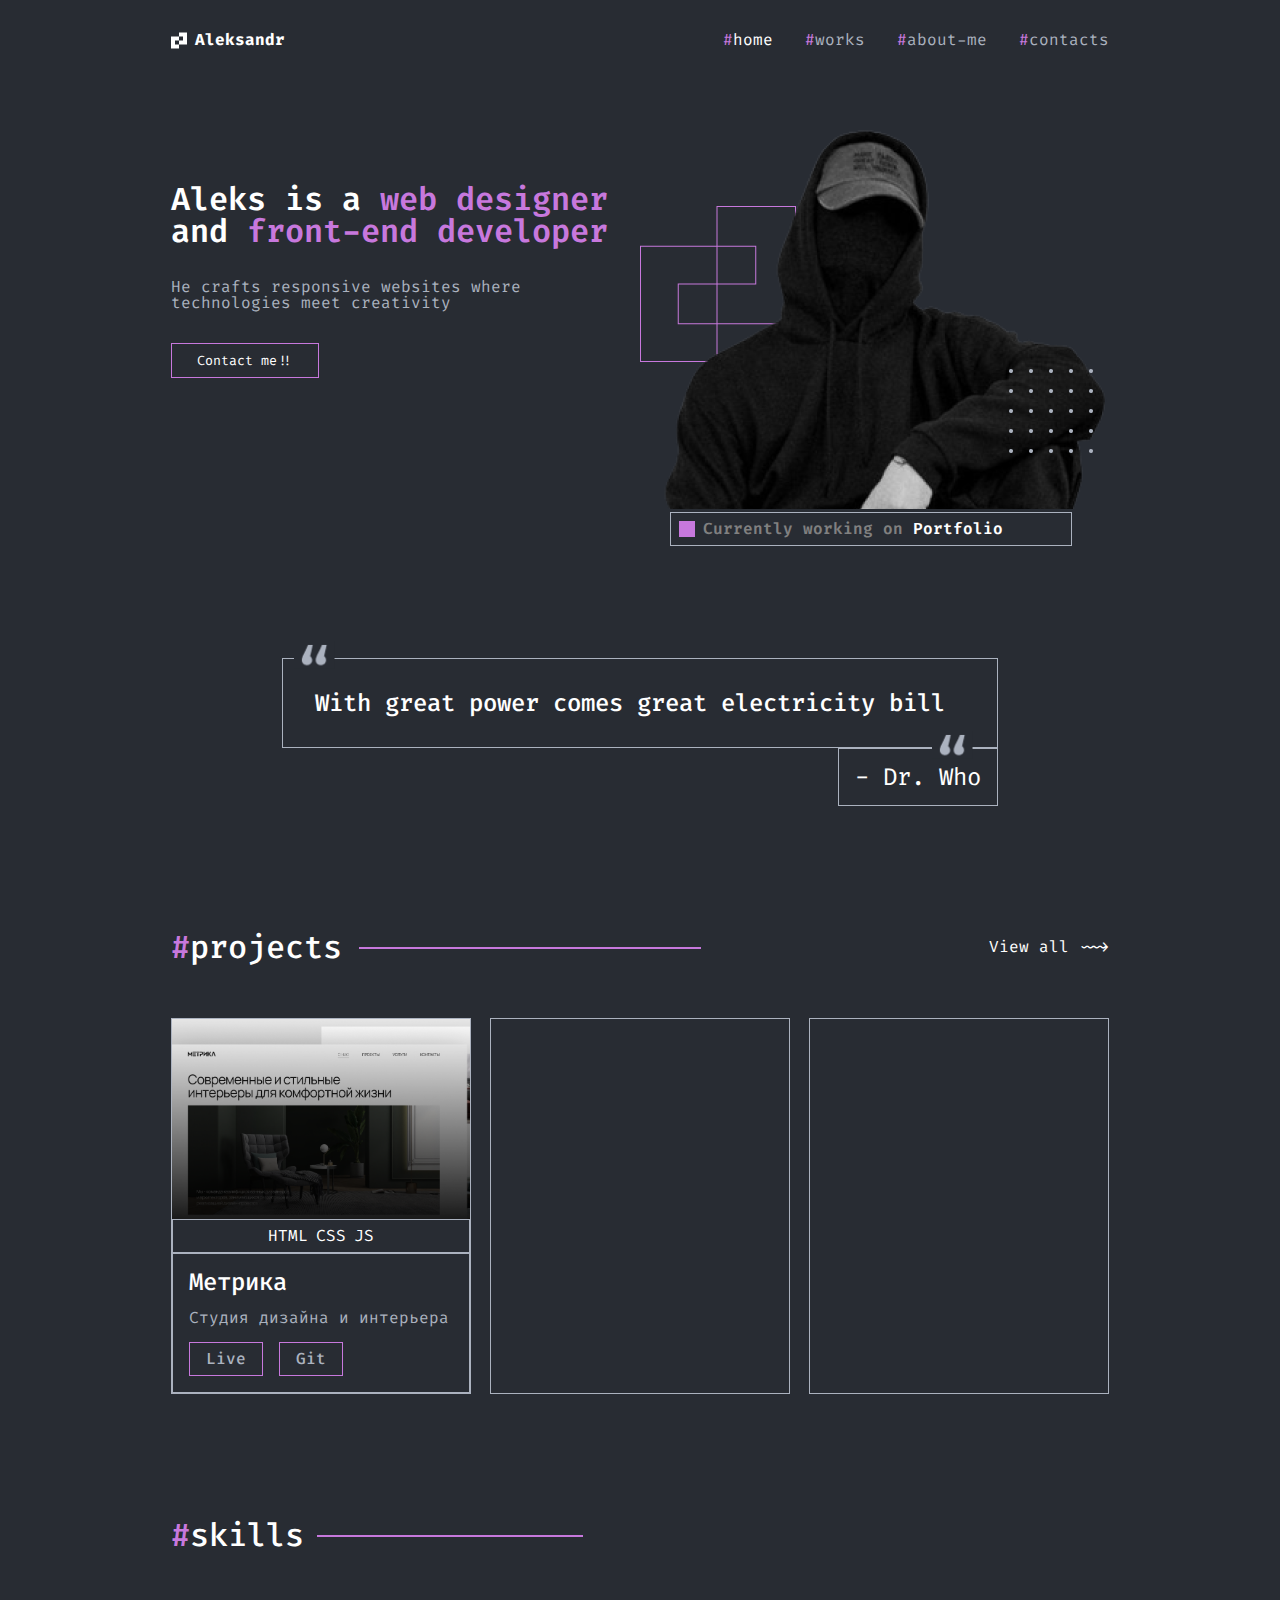
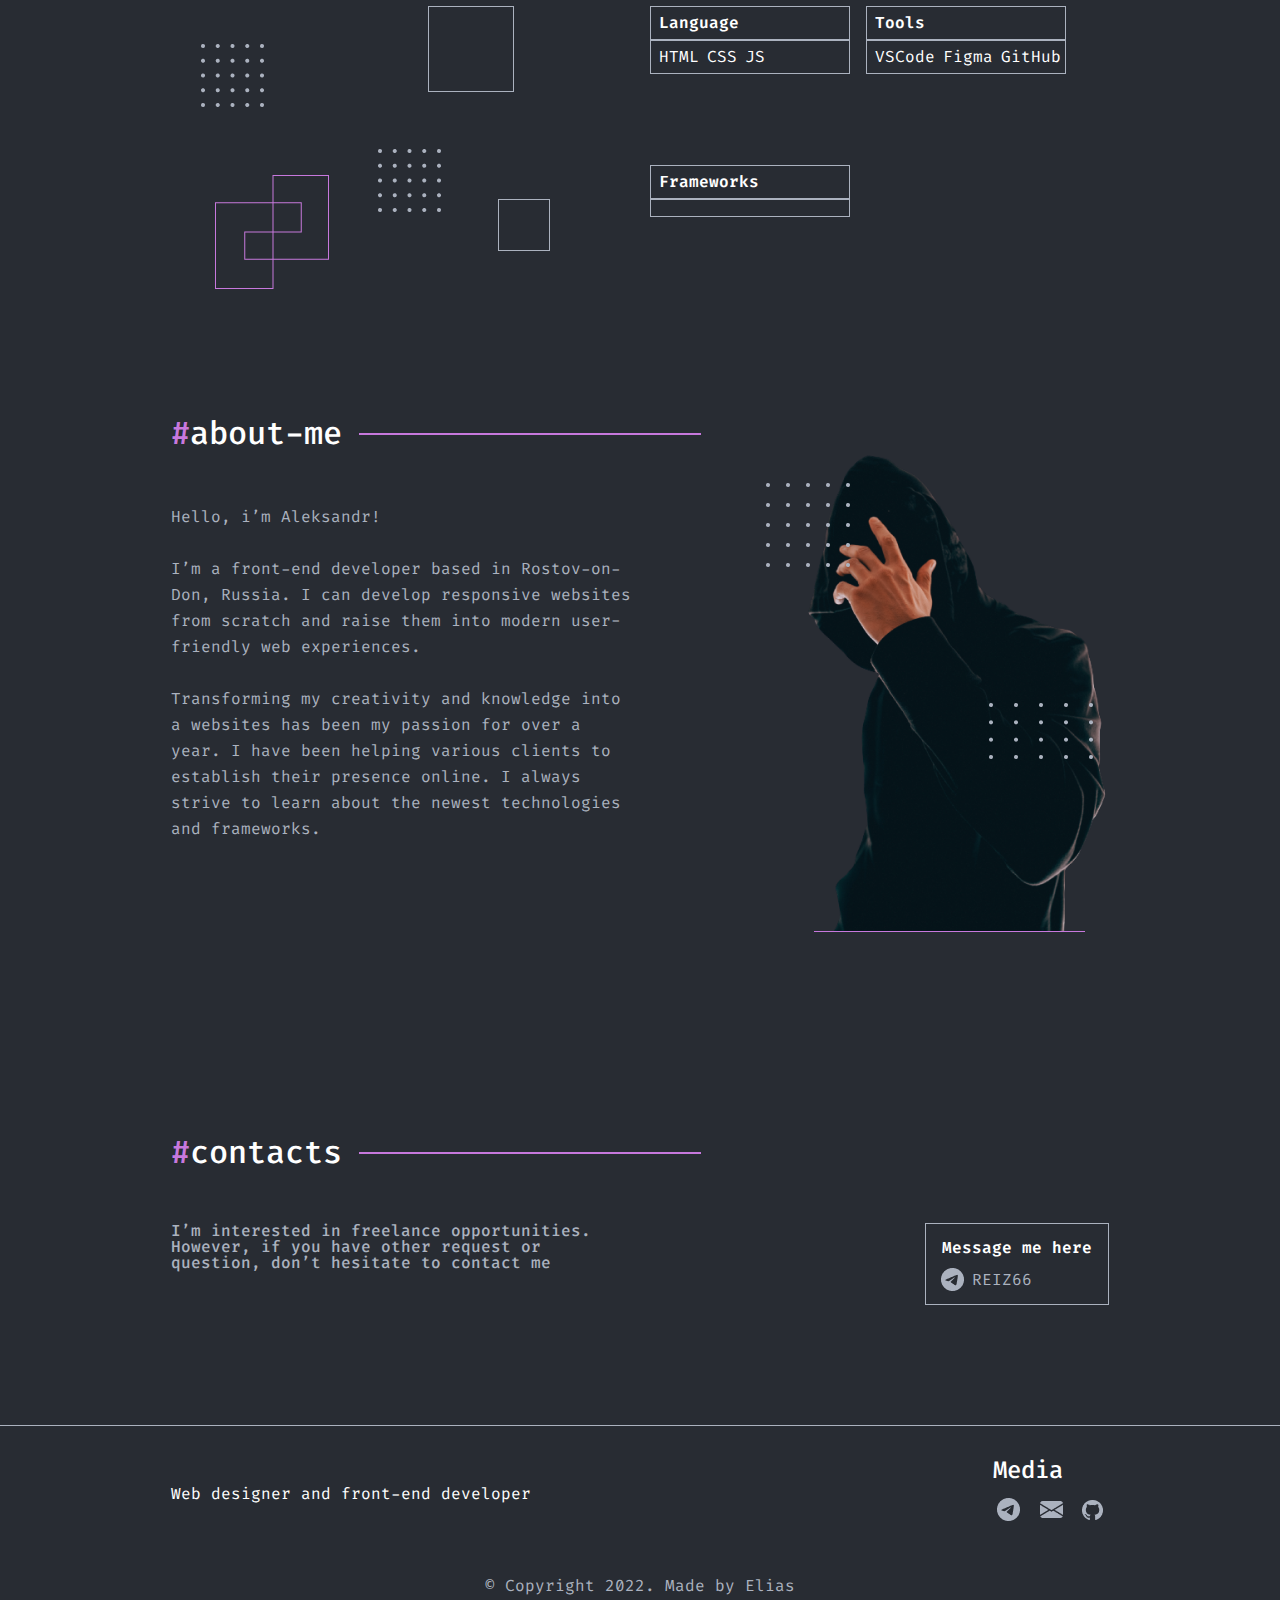
<file: index.html>
<!DOCTYPE html>
<html lang="en">
  <head>
    <meta charset="UTF-8" />
    <meta name="viewport" content="width=device-width, initial-scale=1.0" />
    <title>Portfolio</title>
    <link rel="preconnect" href="https://fonts.googleapis.com" />
    <link rel="preconnect" href="https://fonts.gstatic.com" crossorigin />
    <link
      href="https://fonts.googleapis.com/css2?family=Fira+Code:wght@400;500;600;700&family=Inter:wght@400;700&display=swap"
      rel="stylesheet"
    />
    <link rel="stylesheet" href="css/reset.css" />
    <link rel="stylesheet" href="css/style.css" />
  </head>
  <body>
    <header>
      <section class="header">
        <div class="container">
          <div class="header__wrap">
            <div class="header__logo">
              <img
                class="header__logoImg"
                src="resources/header/header-logo.png"
                alt="логотип"
              />
              <h2 class="header__logoName">Aleksandr</h2>
            </div>
            <nav class="header__nav">
              <a href="#" class="header__link active"
                ><span style="color: #c778dd">#</span>home</a
              >
              <a href="projects.html" class="header__link"
                ><span style="color: #c778dd">#</span>works</a
              >
              <a href="#about" class="header__link"
                ><span style="color: #c778dd">#</span>about-me</a
              >
              <a href="#contacts" class="header__link"
                ><span style="color: #c778dd">#</span>contacts</a
              >
            </nav>
          </div>
        </div>
      </section>
    </header>
    <main>
      <section class="welcome">
        <div class="container">
          <div class="welcome__wrap">
            <div class="welcome__inner gap">
              <h1 class="welcome__title">
                Aleks is a
                <span style="color: #c778dd">web designer</span> and
                <span style="color: #c778dd">front-end developer</span>
              </h1>
              <p class="welcome__text">
                He crafts responsive websites where technologies meet creativity
              </p>
              <button class="welcome__btn">Contact me!!</button>
            </div>
            <div class="welcome__inner">
              <div class="welcome__img">
                <img src="resources/welcome-page/welcome-image.png" alt="" />
              </div>
              <div class="welcome__curPortfolio">
                <div class="welcome__quadrate"></div>
                <p>
                  Currently working on
                  <span style="color: white">Portfolio</span>
                </p>
              </div>
            </div>
          </div>
          <div class="welcome__quoteWrap">
            <div class="welcome__quote">
              <p class="welcome__quoteText">
                With great power comes great electricity bill
              </p>
            </div>
            <div class="welcome__quoteName">
              <p class="welcome__quoteNameText">- Dr. Who</p>
            </div>
          </div>
        </div>
      </section>

      <section id="projects" class="projects">
        <div class="container">
          <div class="projects__titleWrap titleWrap">
            <h2 class="projects__title title">
              <span style="color: #c778dd">#</span>projects
            </h2>
            <a href="projects.html" class="projects__titleLink">View all ~~></a>
          </div>
          <ul class="projects__list">
            <li class="projects__item">
              <div class="projects__img"></div>
              <div class="projects__lang">
                <p class="projects__langs">HTML</p>
                <p class="projects__langs">CSS</p>
                <p class="projects__langs">JS</p>
              </div>
              <div class="projects__info">
                <h3 class="projects__infoName">Метрика</h3>
                <p class="projects__infoText">Студия дизайна и интерьера</p>
                <div class="projects__info-inner">
                  <a
                    href="https://aleksandrbykov12.github.io/metrika_2.4/"
                    class="projects__infoLink"
                    target="_blank"
                    >Live</a
                  >
                  <a
                    href="https://github.com/aleksandrbykov12/metrika_2.4.git"
                    class="projects__infoLink"
                    target="_blank"
                    >Git</a
                  >
                </div>
              </div>
            </li>
            <li class="projects__item"></li>
            <li class="projects__item"></li>
          </ul>
        </div>
      </section>

      <section class="skills">
        <div class="container">
          <div class="skills__titleWrap titleWrap">
            <h2 class="skills__title title">
              <span style="color: #c778dd">#</span>skills
            </h2>
          </div>
          <div class="skills__wrap">
            <div class="skills__images">
              <img src="resources/skills/skills-images.png" alt="" />
            </div>
            <ul class="skills__list">
              <li class="skills__item">
                <div class="skills__subtitle">
                  <p>Language</p>
                </div>
                <div class="skills__text">
                  <p>HTML</p>
                  <p>CSS</p>
                  <p>JS</p>
                </div>
              </li>
              <li class="skills__item">
                <div class="skills__subtitle">
                  <p>Tools</p>
                </div>
                <div class="skills__text">
                  <p>VSCode</p>
                  <p>Figma</p>
                  <p>GitHub</p>
                </div>
              </li>
              <li class="skills__item">
                <div class="skills__subtitle">
                  <p>Frameworks</p>
                </div>
                <div class="skills__text">
                  <p></p>
                  <p></p>
                  <p></p>
                </div>
              </li>
            </ul>
          </div>
        </div>
      </section>

      <section id="about" class="about">
        <div class="container">
          <div class="titleWrap">
            <h2 class="title"><span style="color: #c778dd">#</span>about-me</h2>
          </div>
          <div class="about__wrap">
            <div class="about__inner">
              <p class="about__text">
                Hello, i’m Aleksandr! <br />
                <br />
                I’m a front-end developer based in Rostov-on-Don, Russia. I can
                develop responsive websites from scratch and raise them into
                modern user-friendly web experiences. <br />
                <br />
                Transforming my creativity and knowledge into a websites has
                been my passion for over a year. I have been helping various
                clients to establish their presence online. I always strive to
                learn about the newest technologies and frameworks.
              </p>
            </div>
            <div class="about__inner">
              <div class="about__images">
                <img
                  src="resources/about/about-image.png"
                  alt=""
                  class="about__image"
                />
              </div>
            </div>
          </div>
        </div>
      </section>

      <section id="contacts" class="contacts">
        <div class="container">
          <div class="titleWrap">
            <h2 class="title"><span style="color: #c778dd">#</span>contacts</h2>
          </div>
          <div class="contacts__wrap">
            <p class="contacts__text">
              I’m interested in freelance opportunities. However, if you have
              other request or question, don’t hesitate to contact me
            </p>
            <div class="contacts__links">
              <p class="contacts__linkText">Message me here</p>
              <a href="https://t.me/Reiz66" class="contacts__link">REIZ66</a>
            </div>
          </div>
        </div>
      </section>
    </main>
    <footer class="footer">
      <div class="container">
        <div class="footer__wrap">
          <p class="footer__text">Web designer and front-end developer</p>
          <div class="footer__links">
            <p>Media</p>
            <div class="footer__linkInner">
              <a href="https://t.me/Reiz66" class="footer__link" target="_blank"
                ><img src="resources/footer/telegram.png" alt=""
              /></a>
              <a
                href="mailto:a.bykov12003@gmail.com"
                class="footer__link"
                target="_blank"
                ><img src="resources/footer/Email.png" alt=""
              /></a>
              <a
                href="https://github.com/aleksandrbykov12"
                class="footer__link"
                target="_blank"
                ><img src="resources/footer/Github.png" alt=""
              /></a>
            </div>
          </div>
        </div>
        <p class="footer__copyright">© Copyright 2022. Made by Elias</p>
      </div>
    </footer>
  </body>
</html>
</file>
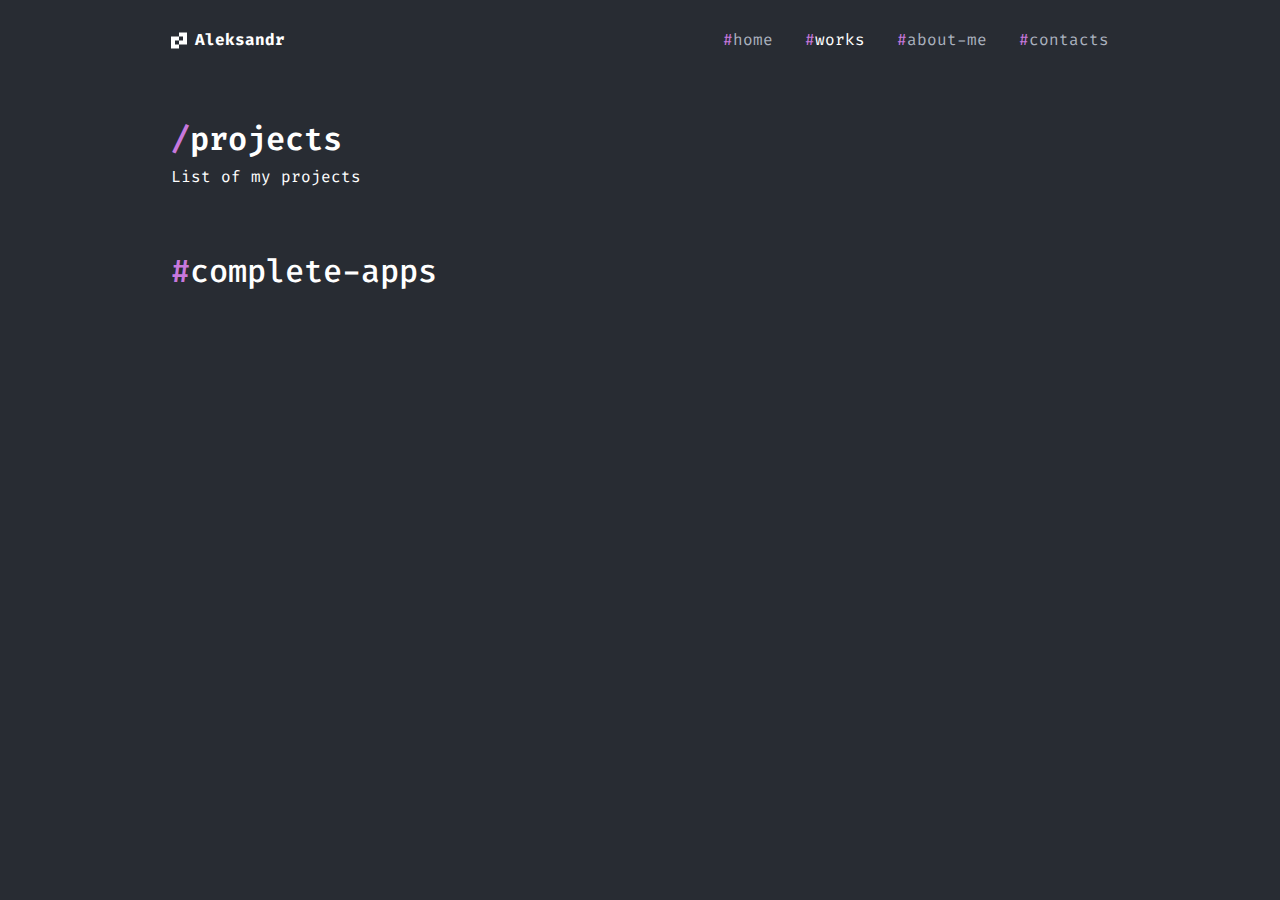
<file: projects.html>
<!DOCTYPE html>
<html lang="en">
  <head>
    <meta charset="UTF-8" />
    <meta name="viewport" content="width=device-width, initial-scale=1.0" />
    <title>#projects</title>
    <link rel="preconnect" href="https://fonts.googleapis.com" />
    <link rel="preconnect" href="https://fonts.gstatic.com" crossorigin />
    <link
      href="https://fonts.googleapis.com/css2?family=Fira+Code:wght@400;500;600;700&family=Inter:wght@400;700&display=swap"
      rel="stylesheet"
    />
    <link rel="stylesheet" href="css/reset.css" />
    <link rel="stylesheet" href="pagecss/projects-page.css" />
  </head>
  <body>
    <header>
      <section class="header">
        <div class="container">
          <div class="header__wrap">
            <div class="header__logo">
              <img
                class="header__logoImg"
                src="resources/header/header-logo.png"
                alt="логотип"
              />
              <h2 class="header__logoName">Aleksandr</h2>
            </div>
            <nav class="header__nav">
              <a href="index.html" class="header__link"
                ><span style="color: #c778dd">#</span>home</a
              >
              <a href="projects.html" class="header__link active"
                ><span style="color: #c778dd">#</span>works</a
              >
              <a href="index.html#about" class="header__link"
                ><span style="color: #c778dd">#</span>about-me</a
              >
              <a href="index.html#contacts" class="header__link"
                ><span style="color: #c778dd">#</span>contacts</a
              >
            </nav>
          </div>
        </div>
      </section>
    </header>

    <main>
      <section class="projects">
        <div class="container">
          <h2 class="projects__title">
            <span style="color: #c778dd">/</span>projects
          </h2>
          <p class="projects__text">List of my projects</p>
          <h2 class="projects__subtitle">
            <span style="color: #c778dd">#</span>complete-apps
          </h2>
        </div>
      </section>
    </main>
  </body>
</html>
</file>
<file: css/style.css>
@import url(../css/header.css);
@import url(../css/welcome.css);
@import url(../css/projects.css);
@import url(../css/skills.css);
@import url(../css/about.css);
@import url(../css/contacts.css);
@import url(../css/footer.css);

html {
    scroll-behavior: smooth;
}

body {
    font-family: 'Fira Code';
    background-color: #282C33;
    color: #fff;
}

.container {
    margin: 0 auto;
    padding: 0 171px 0 171px;
    max-width: 1366px;
}

.active {
    color: #FFF;
}

/* section {
    margin-bottom: 150px;
} */

.titleWrap {
    margin-bottom: 50px;
    display: flex;
    justify-content: space-between;
    align-items: center;
}

.title {
    position: relative;
    font-size: 32px;
    font-weight: 500;
    line-height: normal;
}

.title::after {
    position: absolute;
    content: '';
    display: block;
    width: 200%;
    height: 2px;
    left: 110%;
    top: 50%;
    background-color: #c778dd;
}

main {
    display: flex;
    flex-direction: column;
    gap: 120px;
}
</file>
<file: pagecss/projects-page.css>
@import url(../css/header.css);
@import url(../css/style.css);

.active {
    color: #FFF;
}

.projects__title {
    margin-bottom: 14px;
    font-size: 32px;
    font-weight: 600;
}

.projects__text {
    font-size: 16px;
}

.projects__subtitle {
    margin-top: 70px;
    font-size: 32px;
    font-weight: 500;
}
</file>
